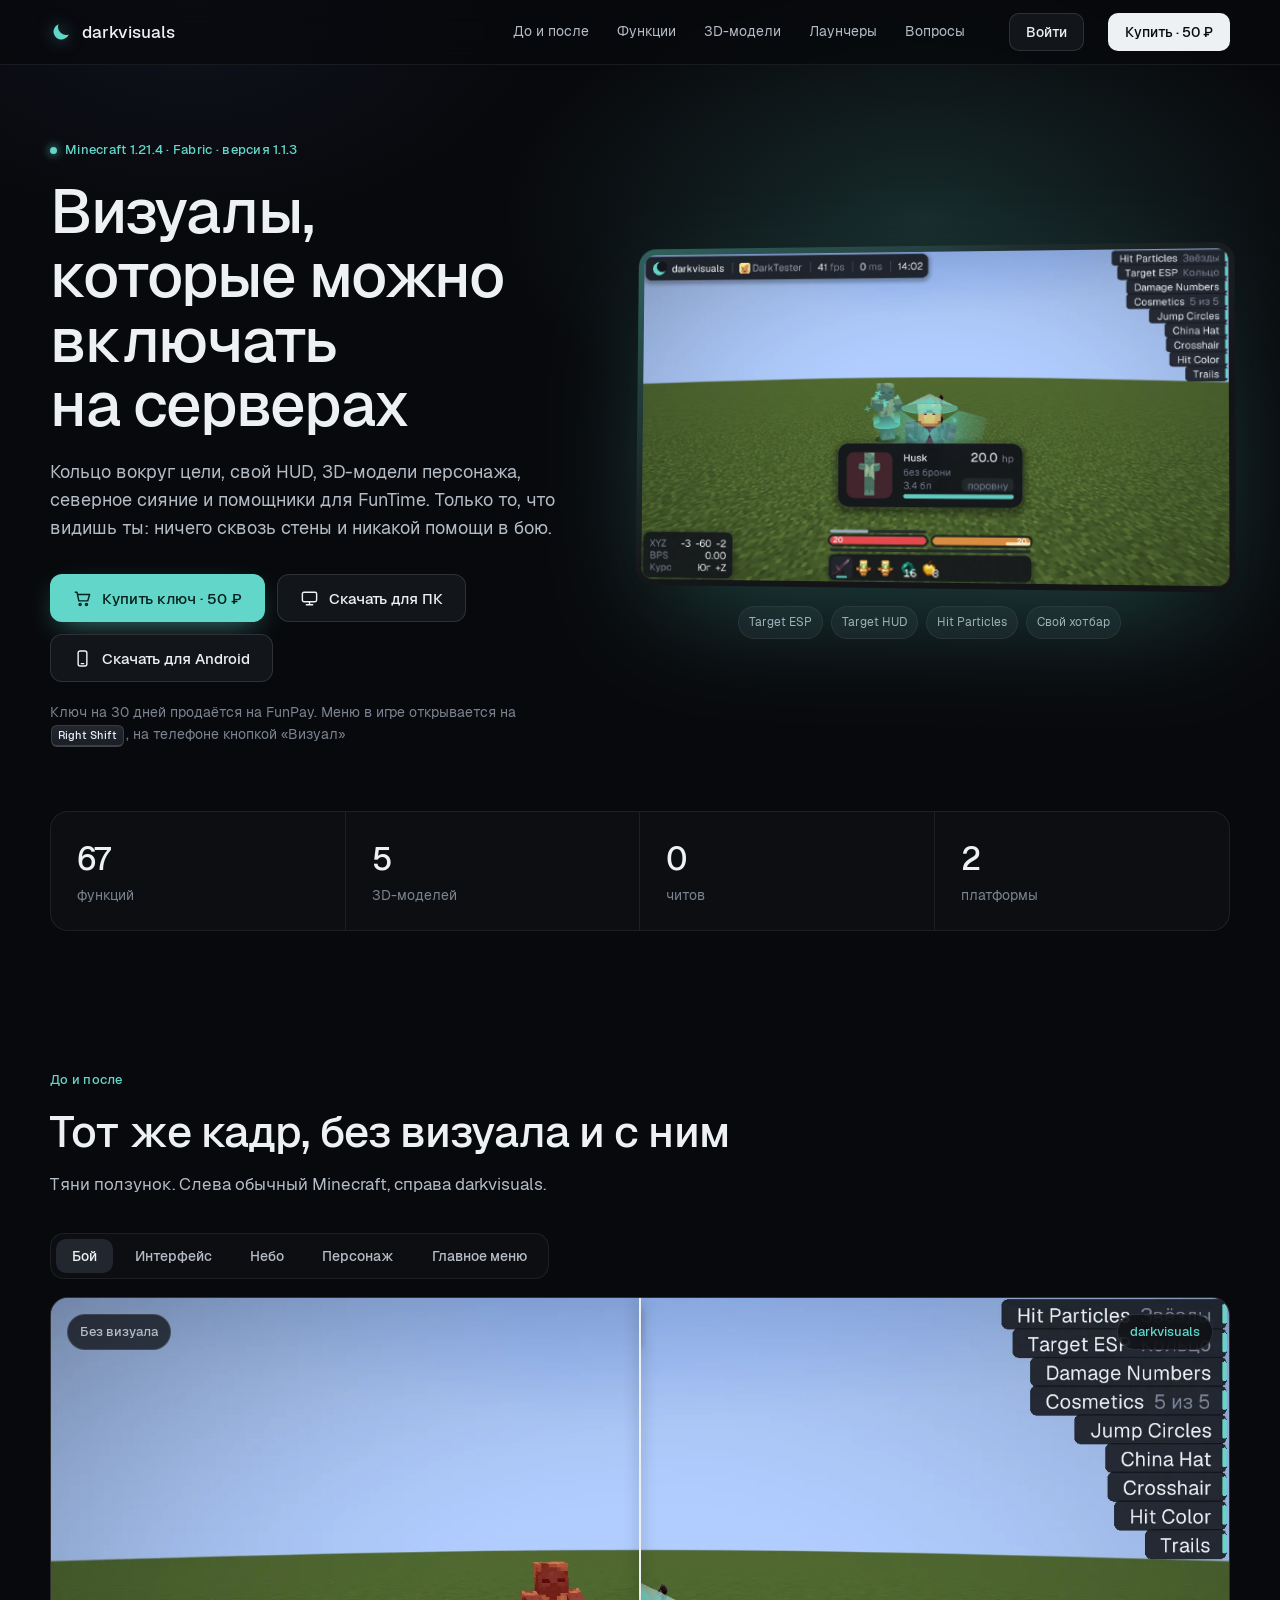
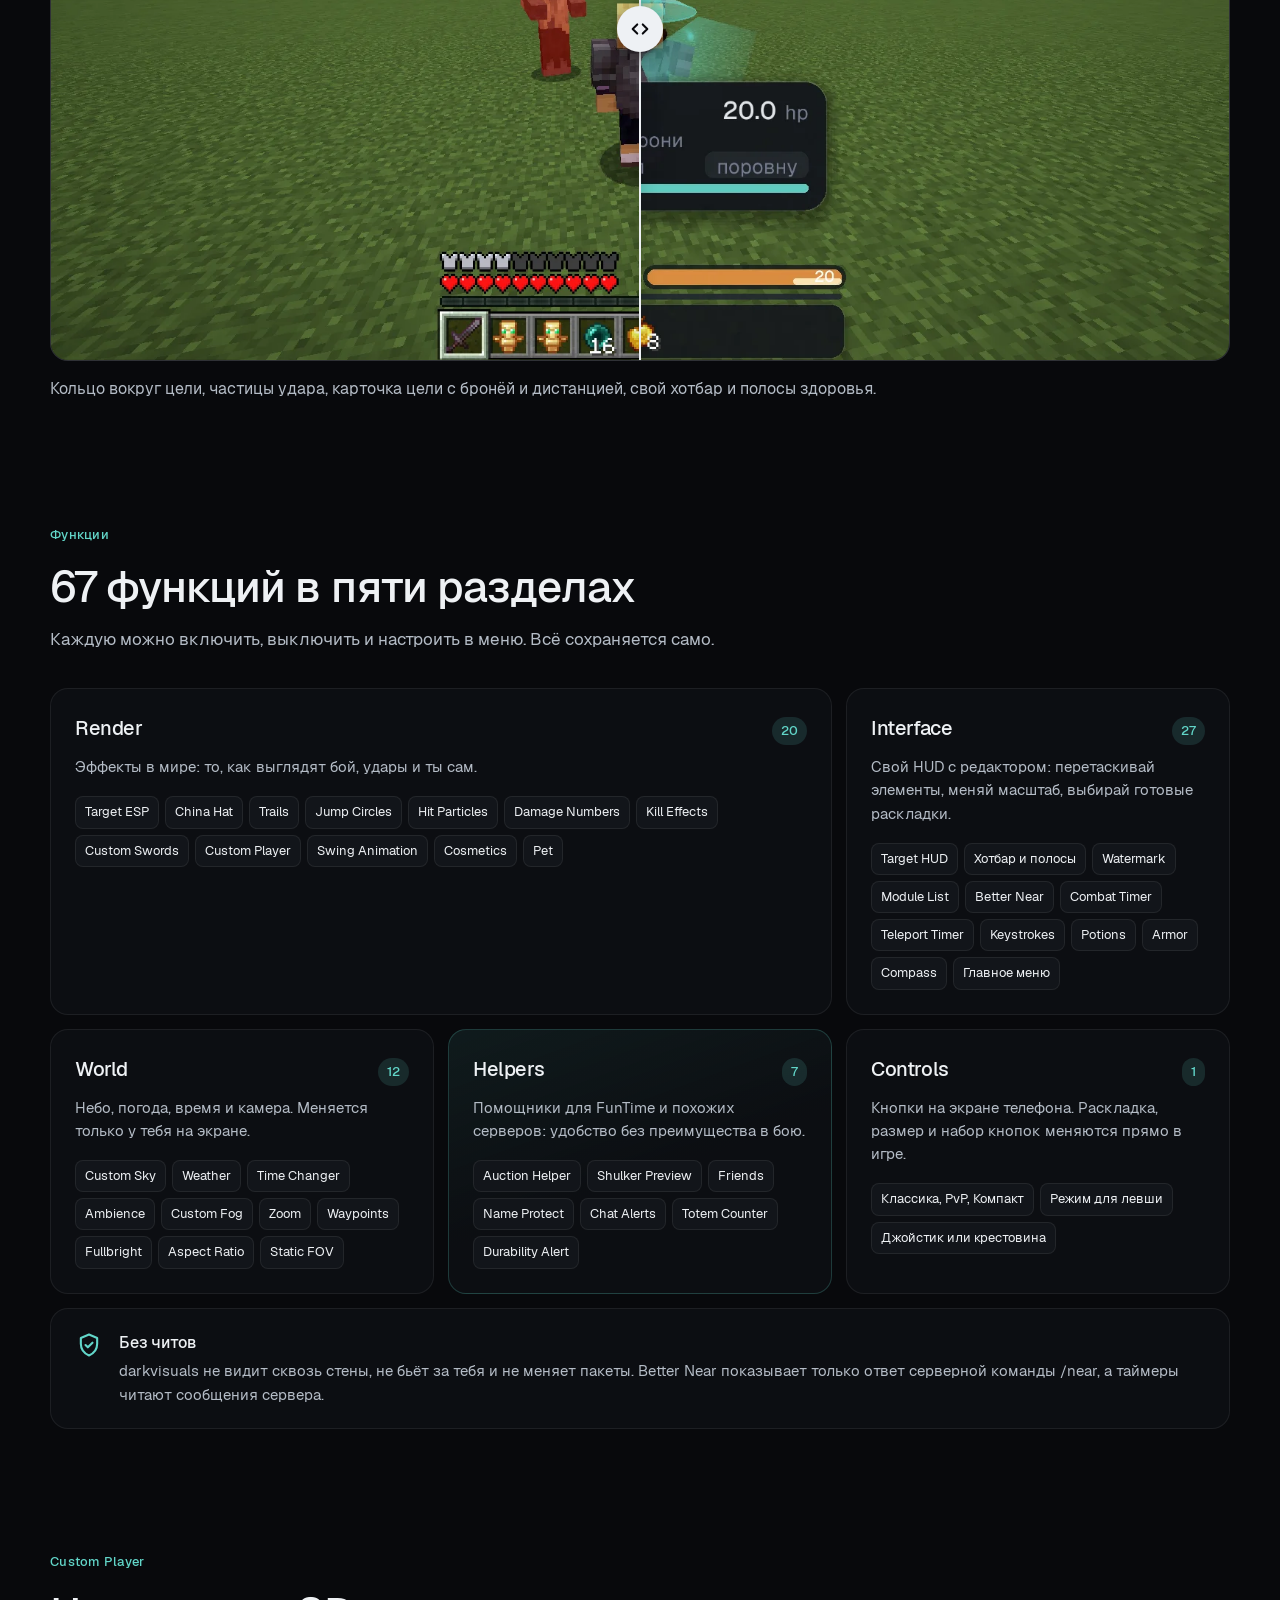
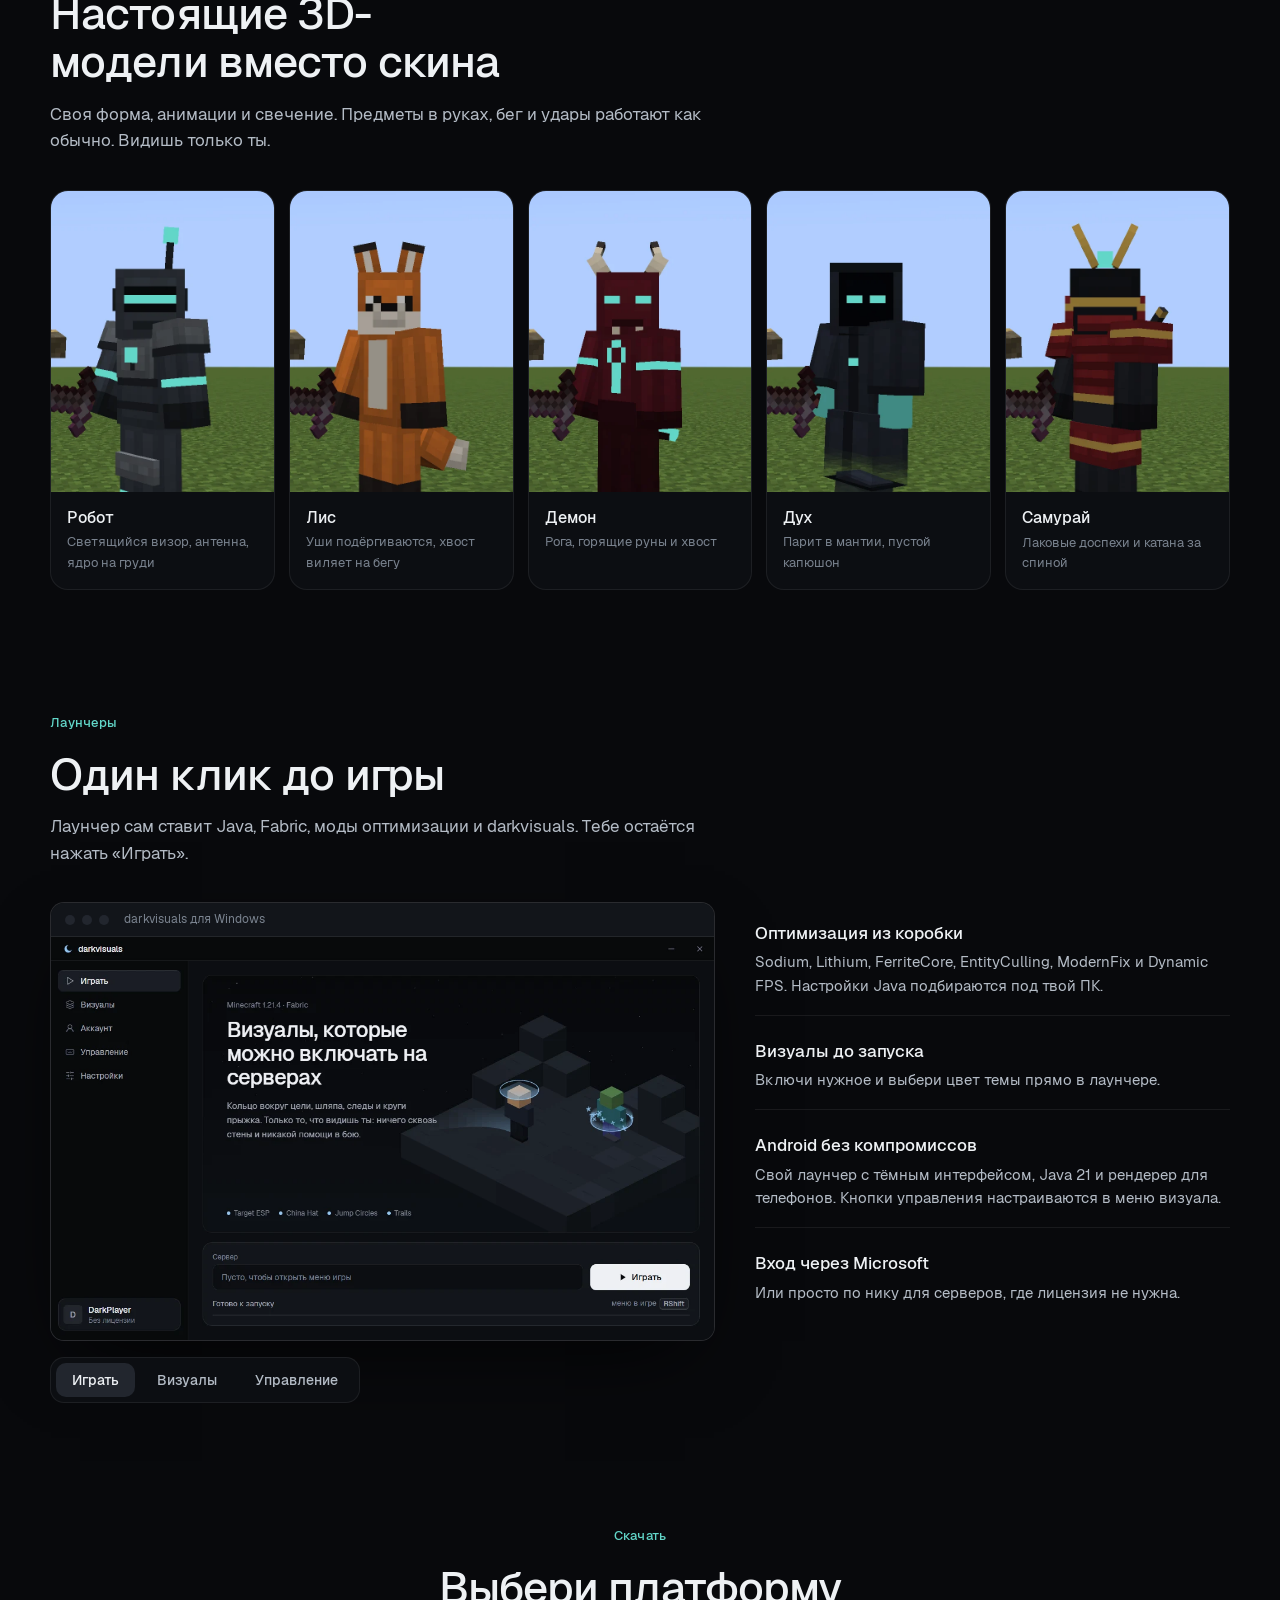
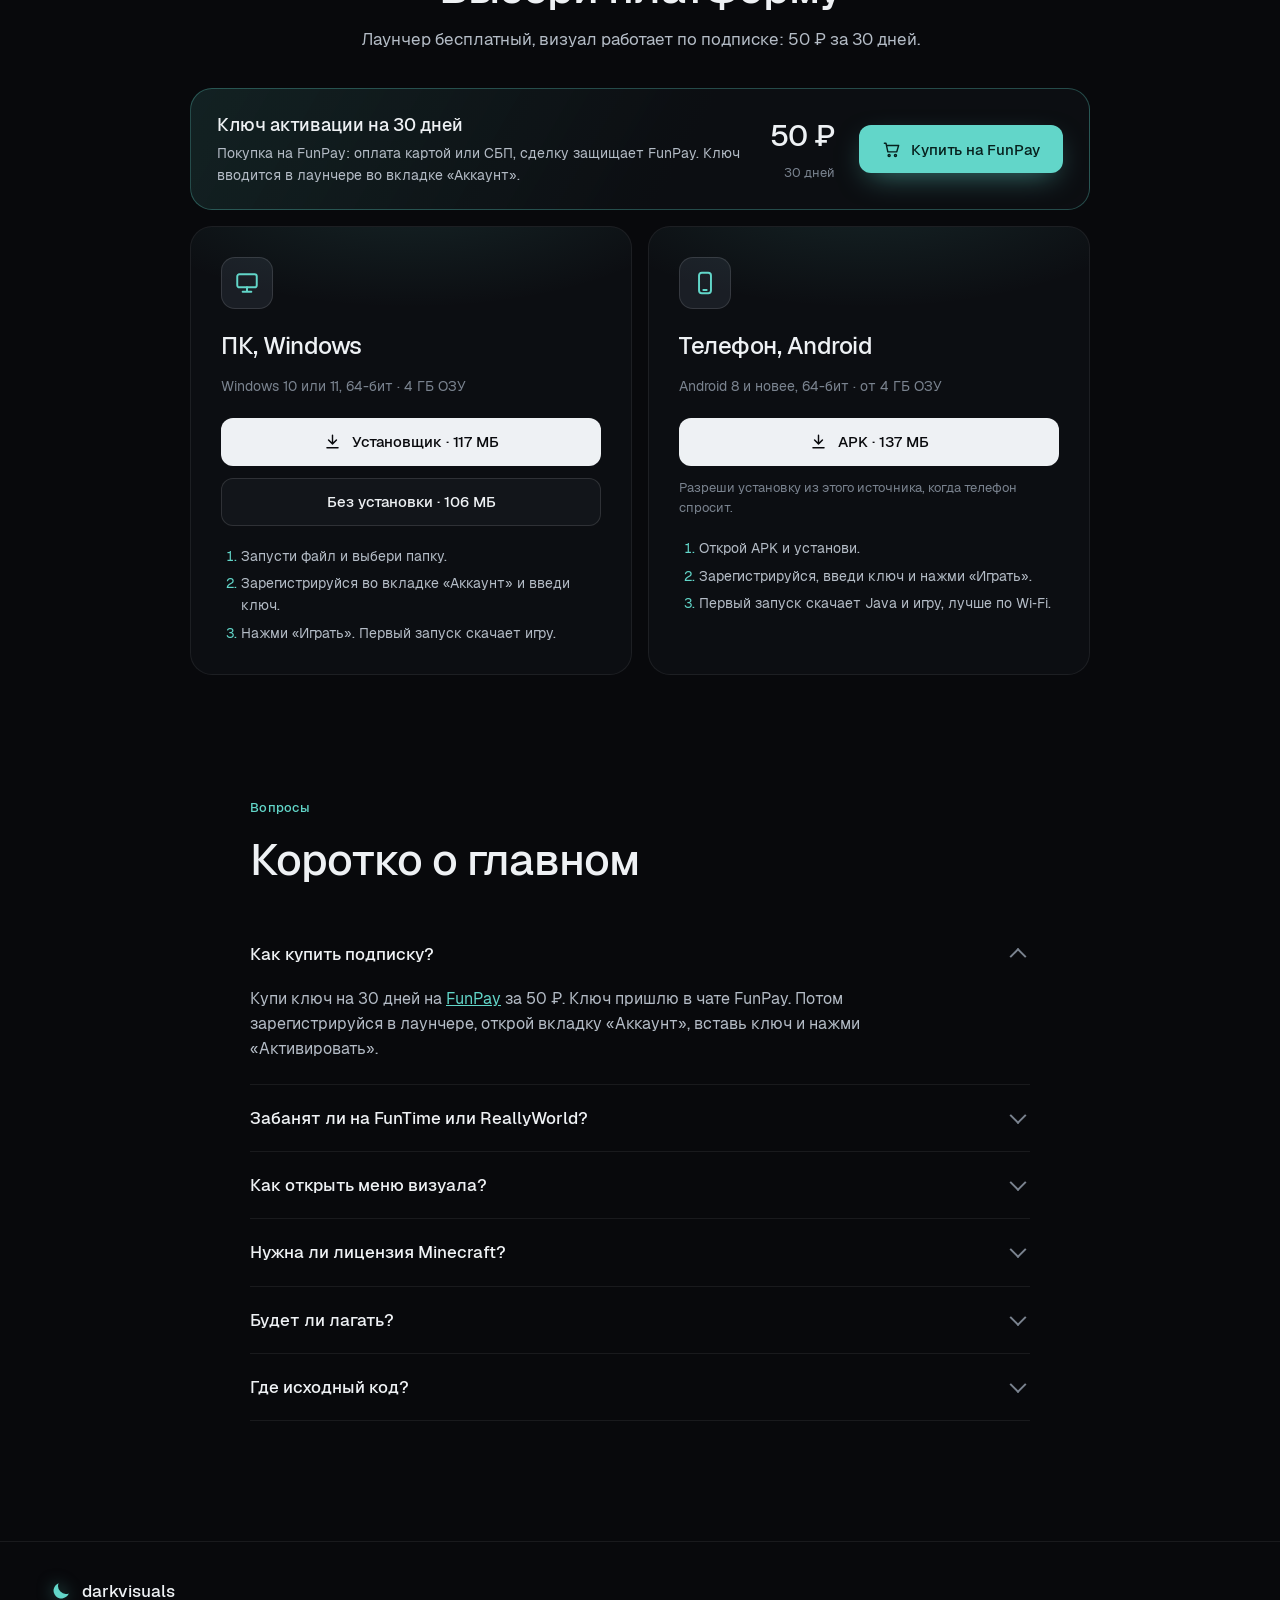
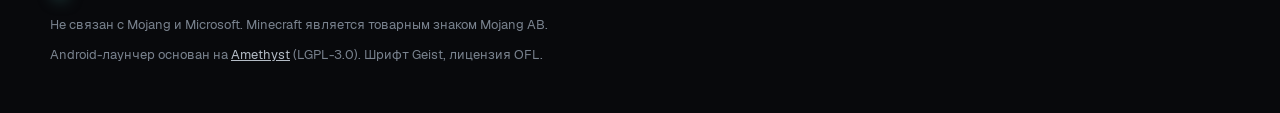
<file: index.html>
<!doctype html>
<html lang="ru">
<head>
  <meta charset="utf-8">
  <meta http-equiv="Content-Security-Policy" content="default-src 'self'; script-src 'self'; style-src 'self' 'unsafe-inline'; img-src 'self' data:; font-src 'self'; connect-src 'self' https://*.supabase.co; base-uri 'self'; form-action 'self' https://funpay.com">
  <meta name="viewport" content="width=device-width, initial-scale=1">
  <title>darkvisuals: визуалы для Minecraft 1.21.4</title>
  <meta name="description" content="Визуалы для Minecraft 1.21.4 на Fabric: Target ESP, свой HUD, 3D-модели, небо и погода. Можно включать на FunTime и ReallyWorld. Скачать на ПК и Android.">
  <meta name="theme-color" content="#08090C">
  <link rel="icon" href="img/favicon.svg" type="image/svg+xml">
  <link rel="preload" href="fonts/geist_regular.ttf" as="font" type="font/ttf" crossorigin>
  <link rel="stylesheet" href="styles.css">
</head>
<body>
  <header class="top">
    <div class="wrap top-row">
      <a class="brand" href="#" aria-label="darkvisuals, наверх">
        <svg class="moon" viewBox="0 0 24 24" aria-hidden="true"><path d="M20.5 14.6A8.6 8.6 0 0 1 9.4 3.5 8.6 8.6 0 1 0 20.5 14.6Z"/></svg>
        darkvisuals
      </a>
      <nav class="links" aria-label="Разделы">
        <a href="#compare">До и после</a>
        <a href="#features">Функции</a>
        <a href="#models">3D-модели</a>
        <a href="#launchers">Лаунчеры</a>
        <a href="#faq">Вопросы</a>
      </nav>
      <a class="btn btn-small btn-login" href="account.html">Войти</a>
      <a class="btn btn-small js-buy" href="https://funpay.com/lots/offer?id=83189194" target="_blank" rel="noopener">Купить · 50 ₽</a>
    </div>
  </header>

  <main>
    <!-- Hero -->
    <section class="hero">
      <div class="wrap hero-grid">
        <div class="hero-copy">
          <p class="eyebrow"><span class="dot"></span>Minecraft 1.21.4 · Fabric · версия 1.1.3</p>
          <h1>Визуалы, которые можно включать на серверах</h1>
          <p class="lead">Кольцо вокруг цели, свой HUD, 3D-модели персонажа, северное сияние и помощники для FunTime. Только то, что видишь ты: ничего сквозь стены и никакой помощи в бою.</p>
          <div class="cta">
            <a class="btn btn-buy js-buy" href="https://funpay.com/lots/offer?id=83189194" target="_blank" rel="noopener">
              <svg viewBox="0 0 24 24" aria-hidden="true"><path d="M3 4h2l2.4 11h11.2L21 7H6.2"/><circle cx="9" cy="19.5" r="1.3"/><circle cx="17" cy="19.5" r="1.3"/></svg>
              Купить ключ · 50 ₽
            </a>
            <a class="btn btn-ghost" href="#download" data-platform="pc">
              <svg viewBox="0 0 24 24" aria-hidden="true"><rect x="3" y="4" width="18" height="12" rx="2"/><path d="M8 20h8M12 16v4"/></svg>
              Скачать для ПК
            </a>
            <a class="btn btn-ghost" href="#download" data-platform="android">
              <svg viewBox="0 0 24 24" aria-hidden="true"><rect x="6.5" y="2.5" width="11" height="19" rx="2.5"/><path d="M10.5 18.5h3"/></svg>
              Скачать для Android
            </a>
          </div>
          <p class="hint">Ключ на 30 дней продаётся на FunPay. Меню в игре открывается на <kbd>Right Shift</kbd>, на телефоне кнопкой «Визуал»</p>
        </div>
        <figure class="hero-shot">
          <div class="shot-frame">
            <img src="img/fight_on.webp" alt="Бой с darkvisuals: кольцо вокруг цели, карточка цели, свой хотбар" width="1600" height="900">
          </div>
          <figcaption>
            <span class="tag">Target ESP</span><span class="tag">Target HUD</span><span class="tag">Hit Particles</span><span class="tag">Свой хотбар</span>
          </figcaption>
        </figure>
      </div>
      <div class="wrap stats">
        <div><b>67</b><span>функций</span></div>
        <div><b>5</b><span>3D-моделей</span></div>
        <div><b>0</b><span>читов</span></div>
        <div><b>2</b><span>платформы</span></div>
      </div>
    </section>

    <!-- Before / after -->
    <section id="compare" class="section">
      <div class="wrap">
        <div class="section-head">
          <p class="eyebrow">До и после</p>
          <h2>Тот же кадр, без визуала и с ним</h2>
          <p class="sub">Тяни ползунок. Слева обычный Minecraft, справа darkvisuals.</p>
        </div>
        <div class="tabs" role="tablist" aria-label="Сцены">
          <button role="tab" aria-selected="true" data-scene="fight">Бой</button>
          <button role="tab" aria-selected="false" data-scene="hud">Интерфейс</button>
          <button role="tab" aria-selected="false" data-scene="sky">Небо</button>
          <button role="tab" aria-selected="false" data-scene="player">Персонаж</button>
          <button role="tab" aria-selected="false" data-scene="menu">Главное меню</button>
        </div>
        <div class="compare" id="compare-box" style="--pos: 50%">
          <img class="cmp-on" src="img/fight_on.webp" alt="С darkvisuals" width="1600" height="900">
          <img class="cmp-off" src="img/fight_off.webp" alt="Без визуала" width="1600" height="900">
          <span class="cmp-label left">Без визуала</span>
          <span class="cmp-label right">darkvisuals</span>
          <div class="cmp-handle" role="slider" tabindex="0" aria-label="Граница сравнения" aria-valuemin="0" aria-valuemax="100" aria-valuenow="50">
            <span class="grip"><svg viewBox="0 0 24 24" aria-hidden="true"><path d="M9 7l-5 5 5 5M15 7l5 5-5 5"/></svg></span>
          </div>
        </div>
        <p class="cmp-note" id="cmp-note">Кольцо вокруг цели, частицы удара, карточка цели с бронёй и дистанцией, свой хотбар и полосы здоровья.</p>
      </div>
    </section>

    <!-- Features -->
    <section id="features" class="section">
      <div class="wrap">
        <div class="section-head">
          <p class="eyebrow">Функции</p>
          <h2>67 функций в пяти разделах</h2>
          <p class="sub">Каждую можно включить, выключить и настроить в меню. Всё сохраняется само.</p>
        </div>
        <div class="cats">
          <article class="cat">
            <div class="cat-top"><h3>Render</h3><span class="count">20</span></div>
            <p>Эффекты в мире: то, как выглядят бой, удары и ты сам.</p>
            <ul><li>Target ESP</li><li>China Hat</li><li>Trails</li><li>Jump Circles</li><li>Hit Particles</li><li>Damage Numbers</li><li>Kill Effects</li><li>Custom Swords</li><li>Custom Player</li><li>Swing Animation</li><li>Cosmetics</li><li>Pet</li></ul>
          </article>
          <article class="cat">
            <div class="cat-top"><h3>Interface</h3><span class="count">27</span></div>
            <p>Свой HUD с редактором: перетаскивай элементы, меняй масштаб, выбирай готовые раскладки.</p>
            <ul><li>Target HUD</li><li>Хотбар и полосы</li><li>Watermark</li><li>Module List</li><li>Better Near</li><li>Combat Timer</li><li>Teleport Timer</li><li>Keystrokes</li><li>Potions</li><li>Armor</li><li>Compass</li><li>Главное меню</li></ul>
          </article>
          <article class="cat">
            <div class="cat-top"><h3>World</h3><span class="count">12</span></div>
            <p>Небо, погода, время и камера. Меняется только у тебя на экране.</p>
            <ul><li>Custom Sky</li><li>Weather</li><li>Time Changer</li><li>Ambience</li><li>Custom Fog</li><li>Zoom</li><li>Waypoints</li><li>Fullbright</li><li>Aspect Ratio</li><li>Static FOV</li></ul>
          </article>
          <article class="cat cat-accent">
            <div class="cat-top"><h3>Helpers</h3><span class="count">7</span></div>
            <p>Помощники для FunTime и похожих серверов: удобство без преимущества в бою.</p>
            <ul><li>Auction Helper</li><li>Shulker Preview</li><li>Friends</li><li>Name Protect</li><li>Chat Alerts</li><li>Totem Counter</li><li>Durability Alert</li></ul>
          </article>
          <article class="cat">
            <div class="cat-top"><h3>Controls</h3><span class="count">1</span></div>
            <p>Кнопки на экране телефона. Раскладка, размер и набор кнопок меняются прямо в игре.</p>
            <ul><li>Классика, PvP, Компакт</li><li>Режим для левши</li><li>Джойстик или крестовина</li></ul>
          </article>
        </div>
        <div class="safe">
          <svg viewBox="0 0 24 24" aria-hidden="true"><path d="M12 3l7 3v5c0 4.6-3 8.3-7 10-4-1.7-7-5.4-7-10V6l7-3Z"/><path d="M9 12l2 2 4-4"/></svg>
          <div>
            <b>Без читов</b>
            <p>darkvisuals не видит сквозь стены, не бьёт за тебя и не меняет пакеты. Better Near показывает только ответ серверной команды /near, а таймеры читают сообщения сервера.</p>
          </div>
        </div>
      </div>
    </section>

    <!-- Models -->
    <section id="models" class="section">
      <div class="wrap">
        <div class="section-head">
          <p class="eyebrow">Custom Player</p>
          <h2>Настоящие 3D-модели вместо скина</h2>
          <p class="sub">Своя форма, анимации и свечение. Предметы в руках, бег и удары работают как обычно. Видишь только ты.</p>
        </div>
        <div class="models">
          <figure class="model"><img src="img/model_robot.webp" alt="Модель Робот" loading="lazy" width="540" height="730"><figcaption><b>Робот</b><span>Светящийся визор, антенна, ядро на груди</span></figcaption></figure>
          <figure class="model"><img src="img/model_fox.webp" alt="Модель Лис" loading="lazy" width="540" height="730"><figcaption><b>Лис</b><span>Уши подёргиваются, хвост виляет на бегу</span></figcaption></figure>
          <figure class="model"><img src="img/model_demon.webp" alt="Модель Демон" loading="lazy" width="540" height="730"><figcaption><b>Демон</b><span>Рога, горящие руны и хвост</span></figcaption></figure>
          <figure class="model"><img src="img/model_spirit.webp" alt="Модель Дух" loading="lazy" width="540" height="730"><figcaption><b>Дух</b><span>Парит в мантии, пустой капюшон</span></figcaption></figure>
          <figure class="model"><img src="img/model_samurai.webp" alt="Модель Самурай" loading="lazy" width="540" height="730"><figcaption><b>Самурай</b><span>Лаковые доспехи и катана за спиной</span></figcaption></figure>
        </div>
      </div>
    </section>

    <!-- Launchers -->
    <section id="launchers" class="section">
      <div class="wrap">
        <div class="section-head">
          <p class="eyebrow">Лаунчеры</p>
          <h2>Один клик до игры</h2>
          <p class="sub">Лаунчер сам ставит Java, Fabric, моды оптимизации и darkvisuals. Тебе остаётся нажать «Играть».</p>
        </div>
        <div class="launcher-grid">
          <div class="launcher-pc">
            <div class="window">
              <div class="window-bar"><i></i><i></i><i></i><span>darkvisuals для Windows</span></div>
              <div class="window-body">
                <img id="launcher-img" src="img/launcher_play.webp" alt="Лаунчер darkvisuals, вкладка «Играть»" loading="lazy" width="1120" height="680">
              </div>
            </div>
            <div class="pills" role="tablist" aria-label="Экраны лаунчера">
              <button role="tab" aria-selected="true" data-shot="play">Играть</button>
              <button role="tab" aria-selected="false" data-shot="visuals">Визуалы</button>
              <button role="tab" aria-selected="false" data-shot="controls">Управление</button>
            </div>
          </div>
          <ul class="points">
            <li><b>Оптимизация из коробки</b><span>Sodium, Lithium, FerriteCore, EntityCulling, ModernFix и Dynamic FPS. Настройки Java подбираются под твой ПК.</span></li>
            <li><b>Визуалы до запуска</b><span>Включи нужное и выбери цвет темы прямо в лаунчере.</span></li>
            <li><b>Android без компромиссов</b><span>Свой лаунчер с тёмным интерфейсом, Java 21 и рендерер для телефонов. Кнопки управления настраиваются в меню визуала.</span></li>
            <li><b>Вход через Microsoft</b><span>Или просто по нику для серверов, где лицензия не нужна.</span></li>
          </ul>
        </div>
      </div>
    </section>

    <!-- Download -->
    <section id="download" class="section">
      <div class="wrap">
        <div class="section-head center">
          <p class="eyebrow">Скачать</p>
          <h2>Выбери платформу</h2>
          <p class="sub">Лаунчер бесплатный, визуал работает по подписке: 50 ₽ за 30 дней.</p>
        </div>
        <div class="buy-card">
          <div class="buy-text">
            <b>Ключ активации на 30 дней</b>
            <span>Покупка на FunPay: оплата картой или СБП, сделку защищает FunPay. Ключ вводится в лаунчере во вкладке «Аккаунт».</span>
          </div>
          <div class="buy-price"><b>50 ₽</b><span>30 дней</span></div>
          <a class="btn btn-buy js-buy" href="https://funpay.com/lots/offer?id=83189194" target="_blank" rel="noopener"><svg viewBox="0 0 24 24" aria-hidden="true"><path d="M3 4h2l2.4 11h11.2L21 7H6.2"/><circle cx="9" cy="19.5" r="1.3"/><circle cx="17" cy="19.5" r="1.3"/></svg> Купить на FunPay</a>
        </div>
        <div class="downloads">
          <article class="dl" id="dl-pc">
            <div class="dl-icon"><svg viewBox="0 0 24 24" aria-hidden="true"><rect x="3" y="4" width="18" height="12" rx="2"/><path d="M8 20h8M12 16v4"/></svg></div>
            <h3>ПК, Windows</h3>
            <p class="req">Windows 10 или 11, 64-бит · 4 ГБ ОЗУ</p>
            <a class="btn btn-primary btn-wide" href="https://github.com/legdaygd0011/darkvisuals/releases/download/v1.1.3/darkvisuals-setup.exe" download>
              <svg viewBox="0 0 24 24" aria-hidden="true"><path d="M12 4v11M7 10l5 5 5-5M5 20h14"/></svg>
              Установщик · 117 МБ
            </a>
            <a class="btn btn-ghost btn-wide" href="https://github.com/legdaygd0011/darkvisuals/releases/download/v1.1.3/darkvisuals-portable.exe" download>Без установки · 106 МБ</a>
            <ol class="steps">
              <li>Запусти файл и выбери папку.</li>
              <li>Зарегистрируйся во вкладке «Аккаунт» и введи ключ.</li>
              <li>Нажми «Играть». Первый запуск скачает игру.</li>
            </ol>
          </article>
          <article class="dl" id="dl-android">
            <div class="dl-icon"><svg viewBox="0 0 24 24" aria-hidden="true"><rect x="6.5" y="2.5" width="11" height="19" rx="2.5"/><path d="M10.5 18.5h3"/></svg></div>
            <h3>Телефон, Android</h3>
            <p class="req">Android 8 и новее, 64-бит · от 4 ГБ ОЗУ</p>
            <a class="btn btn-primary btn-wide" href="https://github.com/legdaygd0011/darkvisuals/releases/download/v1.1.3/darkvisuals.apk" download>
              <svg viewBox="0 0 24 24" aria-hidden="true"><path d="M12 4v11M7 10l5 5 5-5M5 20h14"/></svg>
              APK · 137 МБ
            </a>
            <p class="dl-note">Разреши установку из этого источника, когда телефон спросит.</p>
            <ol class="steps">
              <li>Открой APK и установи.</li>
              <li>Зарегистрируйся, введи ключ и нажми «Играть».</li>
              <li>Первый запуск скачает Java и игру, лучше по Wi‑Fi.</li>
            </ol>
          </article>
        </div>
      </div>
    </section>

    <!-- FAQ -->
    <section id="faq" class="section">
      <div class="wrap narrow">
        <div class="section-head">
          <p class="eyebrow">Вопросы</p>
          <h2>Коротко о главном</h2>
        </div>
        <details class="qa" open>
          <summary>Как купить подписку?</summary>
          <p>Купи ключ на 30 дней на <a class="js-buy" href="https://funpay.com/lots/offer?id=83189194" target="_blank" rel="noopener">FunPay</a> за 50 ₽. Ключ пришлю в чате FunPay. Потом зарегистрируйся в лаунчере, открой вкладку «Аккаунт», вставь ключ и нажми «Активировать».</p>
        </details>
        <details class="qa">
          <summary>Забанят ли на FunTime или ReallyWorld?</summary>
          <p>darkvisuals меняет только то, что рисуется у тебя на экране. В нём нет функций, которые дают преимущество: ни X-Ray, ни ESP сквозь стены, ни автоматизации боя. Правила серверов меняются, поэтому перед игрой загляни в правила своего сервера.</p>
        </details>
        <details class="qa">
          <summary>Как открыть меню визуала?</summary>
          <p>На ПК клавишей <kbd>Right Shift</kbd>. На телефоне кнопкой «Визуал» вверху экрана. Клавишу можно поменять в меню.</p>
        </details>
        <details class="qa">
          <summary>Нужна ли лицензия Minecraft?</summary>
          <p>Для серверов с лицензией войди через Microsoft. Для серверов, где лицензия не нужна, можно играть по нику.</p>
        </details>
        <details class="qa">
          <summary>Будет ли лагать?</summary>
          <p>Лаунчер ставит Sodium и другие моды оптимизации и подбирает память. На телефоне по умолчанию включены лёгкие настройки графики.</p>
        </details>
        <details class="qa">
          <summary>Где исходный код?</summary>
          <p>Исходный код darkvisuals закрыт. Android-лаунчер работает на движке Amethyst (LGPL-3.0), его исходники открыты у авторов.</p>
        </details>
      </div>
    </section>
  </main>

  <footer class="foot">
    <div class="wrap foot-row">
      <a class="brand" href="#">
        <svg class="moon" viewBox="0 0 24 24" aria-hidden="true"><path d="M20.5 14.6A8.6 8.6 0 0 1 9.4 3.5 8.6 8.6 0 1 0 20.5 14.6Z"/></svg>
        darkvisuals
      </a>
      <p>Не связан с Mojang и Microsoft. Minecraft является товарным знаком Mojang AB.</p>
      <p>Android-лаунчер основан на <a href="https://github.com/AngelAuraMC/Amethyst-Android" rel="noopener">Amethyst</a> (LGPL-3.0). Шрифт Geist, лицензия OFL.</p>
    </div>
  </footer>

  <script src="app.js" defer></script>
</body>
</html>
</file>
<file: styles.css>
@font-face {
  font-family: "Geist";
  src: url("fonts/geist_regular.ttf") format("truetype");
  font-weight: 400;
  font-display: swap;
}
@font-face {
  font-family: "Geist";
  src: url("fonts/geist_medium.ttf") format("truetype");
  font-weight: 500 700;
  font-display: swap;
}

:root {
  --deep: #08090c;
  --page: #0c0e12;
  --card: #12151a;
  --raised: #1a1e25;
  --raised-hi: #22262e;
  --line: rgba(255, 255, 255, 0.07);
  --line-hi: rgba(255, 255, 255, 0.12);
  --text: #eef1f4;
  --text-2: #b4bcc6;
  --muted: #7a838f;
  --accent: #62d6c9;
  --accent-ink: #06201d;
  --accent-soft: rgba(98, 214, 201, 0.14);
  --radius: 18px;
  --wrap: 1180px;
  color-scheme: dark;
}

* { box-sizing: border-box; }
html { scroll-behavior: smooth; }
@media (prefers-reduced-motion: reduce) {
  html { scroll-behavior: auto; }
  *, *::before, *::after { transition: none !important; animation: none !important; }
}

body {
  margin: 0;
  background: var(--deep);
  color: var(--text);
  font-family: "Geist", system-ui, -apple-system, "Segoe UI", sans-serif;
  font-size: 16px;
  line-height: 1.55;
  -webkit-font-smoothing: antialiased;
  overflow-x: hidden;
}
img { display: block; max-width: 100%; height: auto; }
a { color: inherit; }
h1, h2, h3 { margin: 0; font-weight: 500; letter-spacing: -0.02em; }
p { margin: 0; }
svg { fill: none; stroke: currentColor; stroke-width: 1.8; stroke-linecap: round; stroke-linejoin: round; }

.wrap { width: min(var(--wrap), 100% - 32px); margin-inline: auto; }
.narrow { width: min(780px, 100% - 32px); }

kbd {
  display: inline-block;
  font: 500 0.8em/1 "Geist", sans-serif;
  color: var(--text);
  background: linear-gradient(var(--raised-hi), var(--raised));
  border: 1px solid var(--line-hi);
  border-bottom-width: 2px;
  border-radius: 6px;
  padding: 0.32em 0.55em;
  margin: 0 0.1em;
  white-space: nowrap;
}

/* ------------------------------------------------------------ header */
.top {
  position: sticky;
  top: 0;
  z-index: 20;
  background: rgba(8, 9, 12, 0.72);
  backdrop-filter: saturate(140%) blur(14px);
  -webkit-backdrop-filter: saturate(140%) blur(14px);
  border-bottom: 1px solid var(--line);
}
.top-row { display: flex; align-items: center; gap: 24px; height: 64px; }
.brand { display: inline-flex; align-items: center; gap: 10px; font-weight: 500; font-size: 17px; text-decoration: none; }
.moon { width: 22px; height: 22px; fill: var(--accent); stroke: none; filter: drop-shadow(0 0 8px rgba(98, 214, 201, 0.5)); }
.links { display: flex; gap: 4px; margin-left: auto; }
.links a { color: var(--text-2); text-decoration: none; font-size: 14px; padding: 8px 12px; border-radius: 10px; transition: color .2s, background .2s; }
.links a:hover { color: var(--text); background: var(--card); }

/* ------------------------------------------------------------ buttons */
.btn {
  display: inline-flex;
  align-items: center;
  justify-content: center;
  gap: 10px;
  height: 48px;
  padding: 0 22px;
  border-radius: 12px;
  font: 500 15px/1 "Geist", sans-serif;
  text-decoration: none;
  border: 1px solid transparent;
  cursor: pointer;
  transition: transform .15s ease, background .2s, border-color .2s, box-shadow .2s;
}
.btn svg { width: 19px; height: 19px; }
.btn:active { transform: translateY(1px); }
.btn:focus-visible, .tabs button:focus-visible, .pills button:focus-visible, summary:focus-visible, .cmp-handle:focus-visible {
  outline: 2px solid var(--accent);
  outline-offset: 3px;
}
.btn-primary { background: var(--text); color: var(--deep); }
.btn-primary:hover { background: #fff; box-shadow: 0 0 0 6px rgba(255, 255, 255, 0.06); }
.btn-ghost { background: var(--card); color: var(--text); border-color: var(--line-hi); }
.btn-ghost:hover { background: var(--raised); }
.btn-small { height: 38px; padding: 0 16px; font-size: 14px; background: var(--text); color: var(--deep); border-radius: 10px; }
.btn-wide { width: 100%; }
.btn-login { background: var(--card); color: var(--text); border: 1px solid var(--line-hi); }
.btn-login:hover { background: var(--raised); }
.links + .btn-login { margin-left: 8px; }
.sub a { color: var(--accent); }

/* ------------------------------------------------------------ hero */
.hero { position: relative; padding: 72px 0 40px; isolation: isolate; }
.hero::before {
  content: "";
  position: absolute;
  inset: -120px 0 auto;
  height: 720px;
  z-index: -1;
  background:
    radial-gradient(600px 340px at 72% 38%, rgba(98, 214, 201, 0.16), transparent 70%),
    radial-gradient(500px 300px at 15% 10%, rgba(120, 140, 255, 0.07), transparent 70%);
  pointer-events: none;
}
.hero-grid { display: grid; grid-template-columns: 1fr 1.15fr; gap: 56px; align-items: center; }
.eyebrow { display: inline-flex; align-items: center; gap: 8px; color: var(--accent); font-size: 13px; font-weight: 500; letter-spacing: 0.02em; margin-bottom: 18px; }
.eyebrow .dot { width: 7px; height: 7px; border-radius: 50%; background: var(--accent); box-shadow: 0 0 10px var(--accent); }
h1 { font-size: clamp(38px, 5vw, 62px); line-height: 1.04; text-wrap: balance; }
h2 { text-wrap: balance; }
.lead { color: var(--text-2); font-size: 18px; margin-top: 22px; max-width: 520px; }
.cta { display: flex; flex-wrap: wrap; gap: 12px; margin-top: 32px; }
.hint { margin-top: 20px; color: var(--muted); font-size: 14px; }

.hero-shot { margin: 0; }
.shot-frame {
  position: relative;
  border-radius: var(--radius);
  padding: 6px;
  background: linear-gradient(140deg, rgba(98, 214, 201, 0.4), rgba(255, 255, 255, 0.05) 40%, rgba(255, 255, 255, 0.04));
  box-shadow: 0 40px 120px -30px rgba(98, 214, 201, 0.35), 0 20px 50px -20px rgba(0, 0, 0, 0.8);
  transform: perspective(1400px) rotateY(-6deg) rotateX(2deg);
  transition: transform .6s cubic-bezier(.2, .7, .2, 1);
}
.hero-shot:hover .shot-frame { transform: perspective(1400px) rotateY(0) rotateX(0); }
.shot-frame img { border-radius: calc(var(--radius) - 6px); }
.hero-shot figcaption { display: flex; flex-wrap: wrap; gap: 8px; margin-top: 18px; justify-content: center; }
.tag { font-size: 12px; color: var(--text-2); background: var(--card); border: 1px solid var(--line); padding: 6px 10px; border-radius: 999px; }

.stats {
  display: grid;
  grid-template-columns: repeat(4, 1fr);
  margin-top: 64px;
  border: 1px solid var(--line);
  border-radius: var(--radius);
  background: var(--page);
  overflow: hidden;
}
.stats div { padding: 22px 26px; border-right: 1px solid var(--line); }
.stats div:last-child { border-right: 0; }
.stats b { display: block; font-size: 32px; font-weight: 500; letter-spacing: -0.02em; }
.stats span { color: var(--muted); font-size: 14px; }

/* ------------------------------------------------------------ sections */
.section { padding: 96px 0 24px; scroll-margin-top: 64px; }
.section-head { max-width: 680px; margin-bottom: 36px; }
.section-head.center { margin-inline: auto; text-align: center; }
h2 { font-size: clamp(30px, 3.6vw, 44px); line-height: 1.1; }
.sub { color: var(--text-2); font-size: 17px; margin-top: 14px; }

/* ------------------------------------------------------------ compare */
.tabs, .pills { display: flex; flex-wrap: wrap; gap: 6px; padding: 5px; background: var(--page); border: 1px solid var(--line); border-radius: 14px; width: fit-content; margin-bottom: 18px; }
.tabs button, .pills button {
  font: 500 14px/1 "Geist", sans-serif;
  color: var(--text-2);
  background: transparent;
  border: 0;
  border-radius: 10px;
  padding: 10px 16px;
  cursor: pointer;
  transition: background .2s, color .2s;
}
.tabs button:hover, .pills button:hover { color: var(--text); }
.tabs button[aria-selected="true"], .pills button[aria-selected="true"] { background: var(--raised-hi); color: var(--text); }

.compare {
  position: relative;
  aspect-ratio: 16 / 9;
  border-radius: var(--radius);
  overflow: hidden;
  border: 1px solid var(--line-hi);
  background: var(--card);
  user-select: none;
  touch-action: pan-y;
  cursor: ew-resize;
}
.compare img { position: absolute; inset: 0; width: 100%; height: 100%; object-fit: cover; }
.cmp-off { clip-path: inset(0 calc(100% - var(--pos)) 0 0); }
.cmp-label {
  position: absolute;
  top: 16px;
  font-size: 13px;
  font-weight: 500;
  padding: 7px 12px;
  border-radius: 999px;
  background: rgba(8, 9, 12, 0.72);
  backdrop-filter: blur(8px);
  border: 1px solid var(--line-hi);
  pointer-events: none;
}
.cmp-label.left { left: 16px; color: var(--text-2); }
.cmp-label.right { right: 16px; color: var(--accent); }
.cmp-handle { position: absolute; top: 0; bottom: 0; left: var(--pos); width: 2px; margin-left: -1px; background: var(--text); box-shadow: 0 0 14px rgba(0, 0, 0, 0.6); outline: none; }
.grip {
  position: absolute;
  top: 50%;
  left: 50%;
  width: 46px;
  height: 46px;
  margin: -23px 0 0 -23px;
  border-radius: 50%;
  background: var(--text);
  color: var(--deep);
  display: grid;
  place-items: center;
  box-shadow: 0 8px 24px rgba(0, 0, 0, 0.5);
  transition: transform .15s;
}
.grip svg { width: 22px; height: 22px; stroke-width: 2.2; }
.compare:hover .grip, .cmp-handle:focus-visible .grip { transform: scale(1.08); }
.cmp-note { color: var(--text-2); margin-top: 16px; min-height: 1.6em; }

/* ------------------------------------------------------------ features */
.cats { display: grid; grid-template-columns: repeat(3, 1fr); gap: 14px; }
.cat { background: var(--page); border: 1px solid var(--line); border-radius: var(--radius); padding: 24px; transition: border-color .2s, transform .2s; }
.cat:hover { border-color: var(--line-hi); transform: translateY(-2px); }
.cat:nth-child(1) { grid-column: span 2; }
.cat-accent { background: linear-gradient(160deg, rgba(98, 214, 201, 0.09), var(--page) 55%); border-color: rgba(98, 214, 201, 0.22); }
.cat-top { display: flex; align-items: baseline; justify-content: space-between; }
.cat h3 { font-size: 20px; }
.count { font-size: 13px; color: var(--accent); background: var(--accent-soft); padding: 4px 9px; border-radius: 999px; font-weight: 500; }
.cat p { color: var(--text-2); font-size: 15px; margin-top: 10px; }
.cat ul { list-style: none; padding: 0; margin: 18px 0 0; display: flex; flex-wrap: wrap; gap: 6px; }
.cat li { font-size: 13px; color: var(--text); background: var(--card); border: 1px solid var(--line); border-radius: 8px; padding: 5px 9px; }
.safe { display: flex; gap: 16px; margin-top: 14px; padding: 22px 24px; border-radius: var(--radius); background: var(--page); border: 1px solid var(--line); }
.safe svg { flex: none; width: 28px; height: 28px; color: var(--accent); }
.safe b { font-weight: 500; }
.safe p { color: var(--text-2); font-size: 15px; margin-top: 4px; }

/* ------------------------------------------------------------ models */
.models { display: grid; grid-template-columns: repeat(5, 1fr); gap: 14px; }
.model { margin: 0; border-radius: var(--radius); overflow: hidden; background: var(--page); border: 1px solid var(--line); transition: transform .25s, border-color .25s, box-shadow .25s; }
.model:hover { transform: translateY(-6px); border-color: rgba(98, 214, 201, 0.35); box-shadow: 0 24px 60px -24px rgba(98, 214, 201, 0.35); }
.model img { aspect-ratio: 540 / 730; object-fit: cover; width: 100%; }
.model figcaption { padding: 14px 16px 16px; }
.model b { display: block; font-weight: 500; }
.model span { display: block; color: var(--muted); font-size: 13px; margin-top: 2px; }

/* ------------------------------------------------------------ launchers */
.launcher-grid { display: grid; grid-template-columns: 1.4fr 1fr; gap: 40px; align-items: start; }
.window { border-radius: 14px; overflow: hidden; border: 1px solid var(--line-hi); background: var(--page); box-shadow: 0 30px 80px -30px rgba(0, 0, 0, 0.9); }
.window-bar { display: flex; align-items: center; gap: 7px; height: 34px; padding: 0 14px; border-bottom: 1px solid var(--line); background: var(--card); }
.window-bar i { width: 10px; height: 10px; border-radius: 50%; background: var(--raised-hi); }
.window-bar span { margin-left: 8px; font-size: 12px; color: var(--muted); }
.window-body img { width: 100%; transition: opacity .25s; }
.launcher-pc .pills { margin: 16px 0 0; }
.points { list-style: none; padding: 0; margin: 0; display: grid; gap: 4px; }
.points li { padding: 18px 0; border-bottom: 1px solid var(--line); }
.points li:last-child { border-bottom: 0; }
.points b { display: block; font-weight: 500; font-size: 17px; }
.points span { display: block; color: var(--text-2); font-size: 15px; margin-top: 4px; }

/* ------------------------------------------------------------ download */
.downloads { display: grid; grid-template-columns: repeat(2, 1fr); gap: 16px; max-width: 900px; margin-inline: auto; }
.dl { position: relative; background: var(--page); border: 1px solid var(--line); border-radius: 22px; padding: 30px; display: flex; flex-direction: column; gap: 12px; overflow: hidden; transition: border-color .3s, box-shadow .3s; }
.dl::before { content: ""; position: absolute; inset: -40% -20% auto; height: 260px; background: radial-gradient(closest-side, rgba(98, 214, 201, 0.12), transparent); pointer-events: none; }
.dl.flash { border-color: rgba(98, 214, 201, 0.55); box-shadow: 0 0 0 4px rgba(98, 214, 201, 0.12); }
.dl-icon { width: 52px; height: 52px; border-radius: 14px; display: grid; place-items: center; background: var(--raised); border: 1px solid var(--line-hi); color: var(--accent); }
.dl-icon svg { width: 26px; height: 26px; }
.dl h3 { font-size: 24px; margin-top: 6px; }
.req { color: var(--muted); font-size: 14px; margin-bottom: 8px; }
.dl-note { color: var(--muted); font-size: 13px; }
.steps { margin: 8px 0 0; padding-left: 20px; color: var(--text-2); font-size: 14px; display: grid; gap: 6px; }
.steps li::marker { color: var(--accent); }

/* ------------------------------------------------------------ faq */
.qa { border-bottom: 1px solid var(--line); }
.qa summary { list-style: none; cursor: pointer; padding: 20px 40px 20px 0; position: relative; font-size: 17px; font-weight: 500; }
.qa summary::-webkit-details-marker { display: none; }
.qa summary::after { content: ""; position: absolute; right: 6px; top: 50%; width: 10px; height: 10px; border-right: 2px solid var(--muted); border-bottom: 2px solid var(--muted); transform: translateY(-70%) rotate(45deg); transition: transform .2s; }
.qa[open] summary::after { transform: translateY(-30%) rotate(-135deg); }
.qa p { color: var(--text-2); padding: 0 0 22px; max-width: 680px; }

/* ------------------------------------------------------------ footer */
.foot { margin-top: 96px; border-top: 1px solid var(--line); padding: 36px 0 48px; background: var(--deep); }
.foot-row { display: grid; gap: 10px; }
.foot p { color: var(--muted); font-size: 13px; }
.foot a:not(.brand) { color: var(--text-2); }

/* ------------------------------------------------------------ reveal on scroll */
.reveal { opacity: 0; transform: translateY(18px); transition: opacity .7s ease, transform .7s cubic-bezier(.2, .7, .2, 1); }
.reveal.in { opacity: 1; transform: none; }

/* ------------------------------------------------------------ responsive */
@media (max-width: 1000px) {
  .hero-grid { grid-template-columns: 1fr; gap: 40px; }
  .shot-frame { transform: none; }
  .cats { grid-template-columns: repeat(2, 1fr); }
  .cat:nth-child(1) { grid-column: span 2; }
  .models { grid-template-columns: repeat(3, 1fr); }
  .launcher-grid { grid-template-columns: 1fr; }
  .links { display: none; }
  .top-row .btn-login { margin-left: auto; }
}
@media (max-width: 640px) {
  .hero { padding-top: 40px; }
  .lead { font-size: 16px; }
  .cta .btn { flex: 1 1 100%; }
  .stats { grid-template-columns: repeat(2, 1fr); margin-top: 40px; }
  .stats div:nth-child(2) { border-right: 0; }
  .stats div:nth-child(-n+2) { border-bottom: 1px solid var(--line); }
  .stats div { padding: 16px 18px; }
  .section { padding-top: 72px; }
  .cats { grid-template-columns: 1fr; }
  .cat:nth-child(1) { grid-column: auto; }
  .models { grid-template-columns: repeat(5, 72%); overflow-x: auto; scroll-snap-type: x mandatory; padding-bottom: 8px; }
  .model { scroll-snap-align: start; }
  .downloads { grid-template-columns: 1fr; }
  .tabs { width: 100%; flex-wrap: nowrap; overflow-x: auto; }
  .tabs button { flex: none; }
  .compare { aspect-ratio: 4 / 3; }
  .cmp-label { top: 10px; font-size: 12px; padding: 5px 9px; }
  .cmp-label.left { left: 10px; }
  .cmp-label.right { right: 10px; }
  .dl { padding: 22px; }
}

/* buy on FunPay */
.btn-buy { background: var(--accent); color: var(--accent-ink); box-shadow: 0 10px 30px -10px rgba(98, 214, 201, 0.6); }
.btn-buy:hover { background: #7fe3d8; box-shadow: 0 0 0 6px rgba(98, 214, 201, 0.14); }
.buy-card {
  display: grid; grid-template-columns: 1fr auto auto; gap: 24px; align-items: center;
  max-width: 900px; margin: 0 auto 16px; padding: 22px 26px; border-radius: 22px;
  background: linear-gradient(120deg, rgba(98, 214, 201, 0.12), var(--page) 55%); border: 1px solid rgba(98, 214, 201, 0.3);
}
.buy-text b { display: block; font-weight: 500; font-size: 18px; }
.buy-text span { display: block; color: var(--text-2); font-size: 14px; margin-top: 4px; }
.buy-price { text-align: right; }
.buy-price b { display: block; font-size: 30px; font-weight: 500; letter-spacing: -0.02em; }
.buy-price span { color: var(--muted); font-size: 13px; }
.qa p a { color: var(--accent); }
@media (max-width: 760px) {
  .buy-card { grid-template-columns: 1fr auto; }
  .buy-card .btn { grid-column: 1 / -1; }
}
</file>
